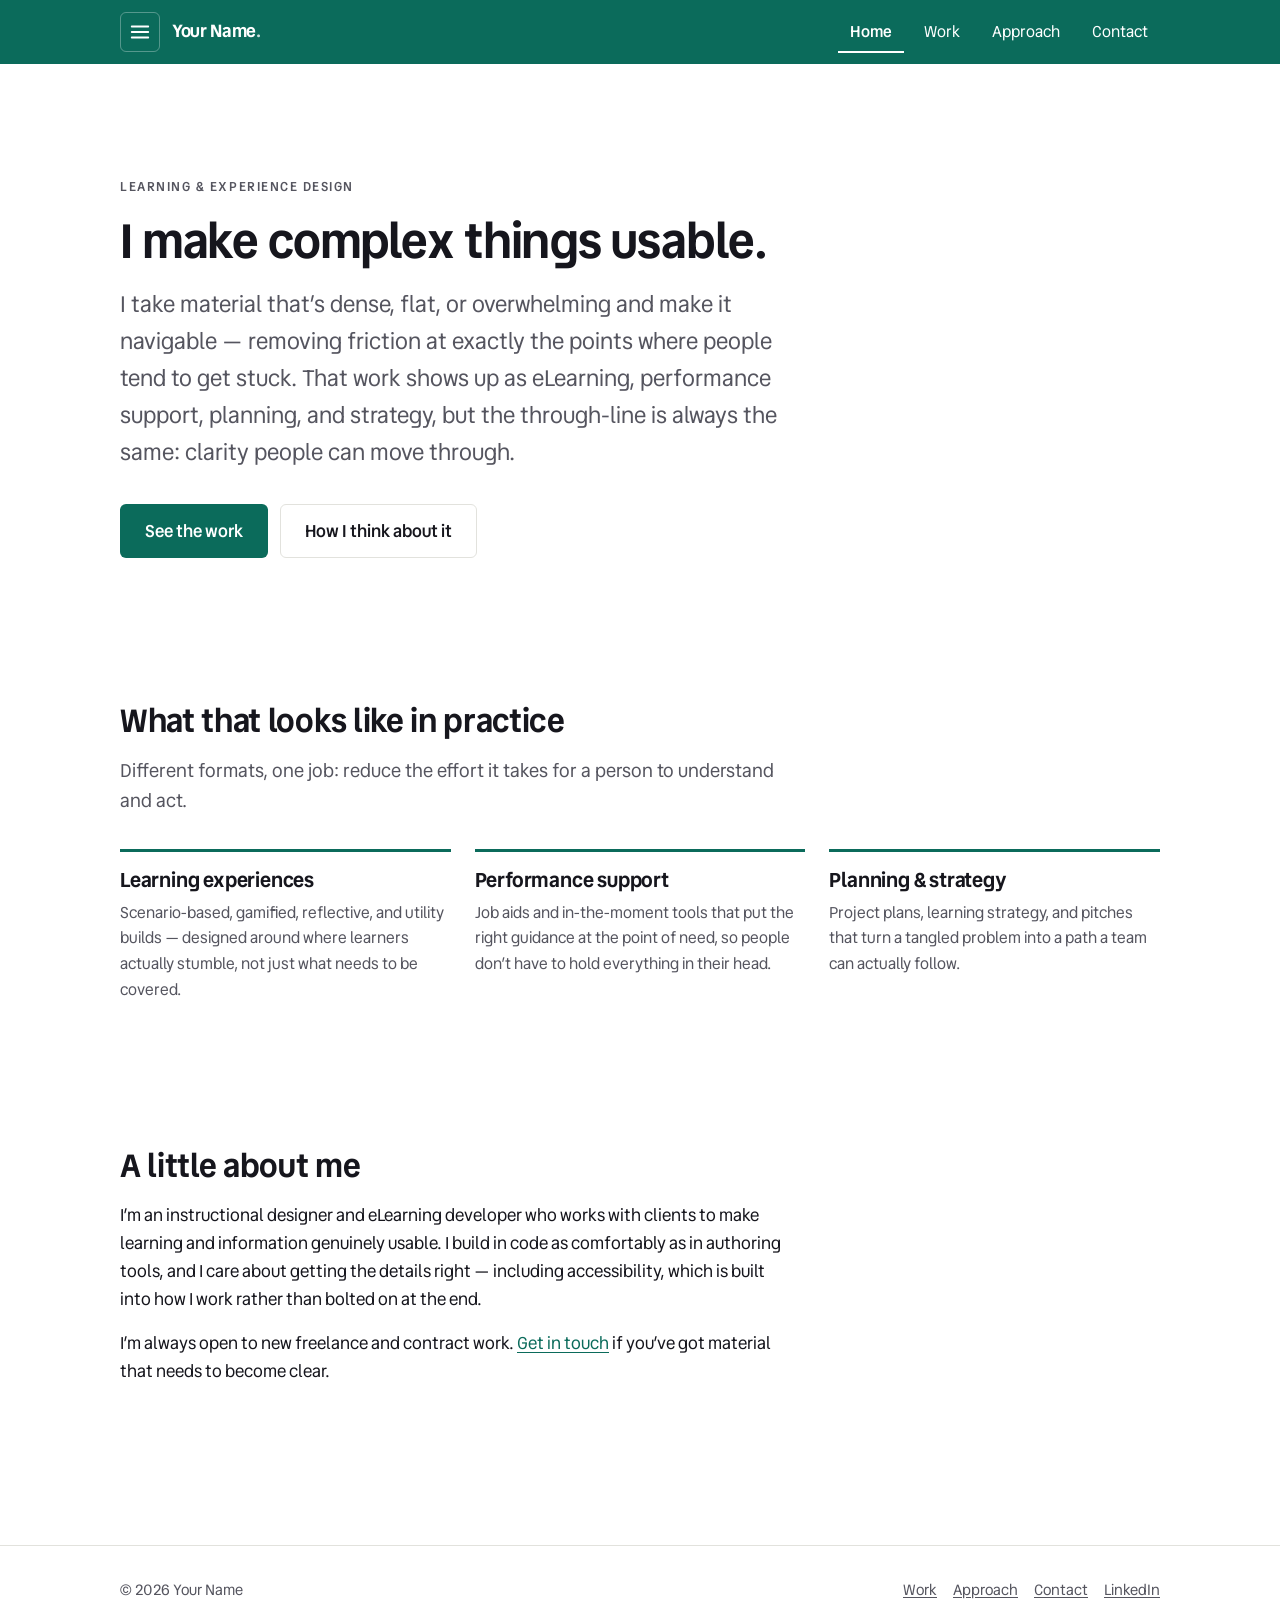
<file: index.html>
<!DOCTYPE html>
<html lang="en">
<head>
  <meta charset="utf-8">
  <meta name="viewport" content="width=device-width, initial-scale=1">
  <title>Your Name — Learning &amp; experience design</title>
  <meta name="description" content="I design experiences and systems that make complex material navigable — removing friction exactly where people get stuck. Learning design, performance support, and strategy.">
  <link rel="icon" href="assets/favicon.svg" type="image/svg+xml">
  <link rel="canonical" href="https://mcroney531-ctrl.github.io/Portfolio/">
  <!-- Open Graph -->
  <meta property="og:type" content="website">
  <meta property="og:title" content="Your Name — Learning &amp; experience design">
  <meta property="og:description" content="I make complex material navigable — removing friction exactly where people get stuck.">
  <meta property="og:url" content="https://mcroney531-ctrl.github.io/Portfolio/">
  <link rel="stylesheet" href="assets/css/styles.css">
</head>
<body>
  <a class="skip-link" href="#main">Skip to content</a>

  <!-- ===== SHARED NAV — keep this block identical across all pages =====
       (only the aria-current attribute changes to mark the active page) -->
  <header class="site-header">
    <div class="container site-header__inner">
      <div class="site-header__left">
        <button class="menu-toggle" type="button" aria-controls="site-sidebar" aria-expanded="false" hidden>
          <svg width="22" height="22" viewBox="0 0 24 24" aria-hidden="true" focusable="false"><path d="M3 6h18M3 12h18M3 18h18" fill="none" stroke="currentColor" stroke-width="2" stroke-linecap="round"/></svg>
          <span class="visually-hidden">Open menu</span>
        </button>
        <a class="brand" href="index.html">Your&nbsp;Name<span class="brand__mark">.</span></a>
      </div>
      <nav class="site-nav" aria-label="Primary">
        <ul>
          <li><a href="index.html" aria-current="page">Home</a></li>
          <li><a href="work.html">Work</a></li>
          <li><a href="approach.html">Approach</a></li>
          <li><a href="contact.html">Contact</a></li>
        </ul>
      </nav>
    </div>
  </header>
  <!-- ===== /SHARED NAV ===== -->

  <!-- ===== SECONDARY SIDEBAR (off-canvas) — mechanism only for now.
       Add links inside .sidebar__nav when ready. Identical on every page. -->
  <div class="sidebar-overlay" data-sidebar-overlay hidden></div>
  <aside class="sidebar" id="site-sidebar" aria-label="Secondary navigation" aria-hidden="true">
    <div class="sidebar__head">
      <p class="sidebar__title">Menu</p>
      <button class="sidebar__close" type="button" data-sidebar-close>
        <span aria-hidden="true">&times;</span>
        <span class="visually-hidden">Close menu</span>
      </button>
    </div>
    <nav class="sidebar__nav" aria-label="Secondary">
      <!-- Add secondary links here later, e.g.:
      <ul>
        <li><a href="work.html">Work</a></li>
      </ul>
      -->
      <p class="sidebar__placeholder">More to come.</p>
    </nav>
  </aside>
  <!-- ===== /SECONDARY SIDEBAR ===== -->

  <main id="main">
    <section class="hero">
      <div class="container">
        <p class="hero__eyebrow">Learning &amp; experience design</p>
        <h1>I make complex things usable.</h1>
        <p class="hero__lede">
          I take material that&rsquo;s dense, flat, or overwhelming and make it
          navigable &mdash; removing friction at exactly the points where people
          tend to get stuck. That work shows up as eLearning, performance
          support, planning, and strategy, but the through-line is always the
          same: clarity people can move through.
        </p>
        <div class="btn-row">
          <a class="btn btn--primary" href="work.html">See the work</a>
          <a class="btn btn--ghost" href="approach.html">How I think about it</a>
        </div>
      </div>
    </section>

    <section class="section" aria-labelledby="what-i-do">
      <div class="container">
        <h2 id="what-i-do">What that looks like in practice</h2>
        <p class="lede">
          Different formats, one job: reduce the effort it takes for a person to
          understand and act.
        </p>
        <div class="feature-grid">
          <article class="feature">
            <h3>Learning experiences</h3>
            <p>
              Scenario-based, gamified, reflective, and utility builds &mdash;
              designed around where learners actually stumble, not just what
              needs to be covered.
            </p>
          </article>
          <article class="feature">
            <h3>Performance support</h3>
            <p>
              Job aids and in-the-moment tools that put the right guidance at the
              point of need, so people don&rsquo;t have to hold everything in
              their head.
            </p>
          </article>
          <article class="feature">
            <h3>Planning &amp; strategy</h3>
            <p>
              Project plans, learning strategy, and pitches that turn a tangled
              problem into a path a team can actually follow.
            </p>
          </article>
        </div>
      </div>
    </section>

    <section class="section" aria-labelledby="about-short">
      <div class="container">
        <div class="prose">
          <h2 id="about-short">A little about me</h2>
          <p>
            I&rsquo;m an instructional designer and eLearning developer who works
            with clients to make learning and information genuinely usable. I
            build in code as comfortably as in authoring tools, and I care about
            getting the details right &mdash; including accessibility, which is
            built into how I work rather than bolted on at the end.
          </p>
          <p>
            I&rsquo;m always open to new freelance and contract work.
            <a href="contact.html">Get in touch</a> if you&rsquo;ve got material
            that needs to become clear.
          </p>
        </div>
      </div>
    </section>
  </main>

  <!-- ===== SHARED FOOTER — keep identical across pages ===== -->
  <footer class="site-footer">
    <div class="container site-footer__inner">
      <p style="margin:0;">&copy; <span id="year">2026</span> Your Name</p>
      <ul>
        <li><a href="work.html">Work</a></li>
        <li><a href="approach.html">Approach</a></li>
        <li><a href="contact.html">Contact</a></li>
        <!-- Add your LinkedIn URL here when ready -->
        <li><a href="#" rel="me">LinkedIn</a></li>
      </ul>
    </div>
  </footer>
  <!-- ===== /SHARED FOOTER ===== -->

  <script src="assets/js/site.js" defer></script>
</body>
</html>
</file>
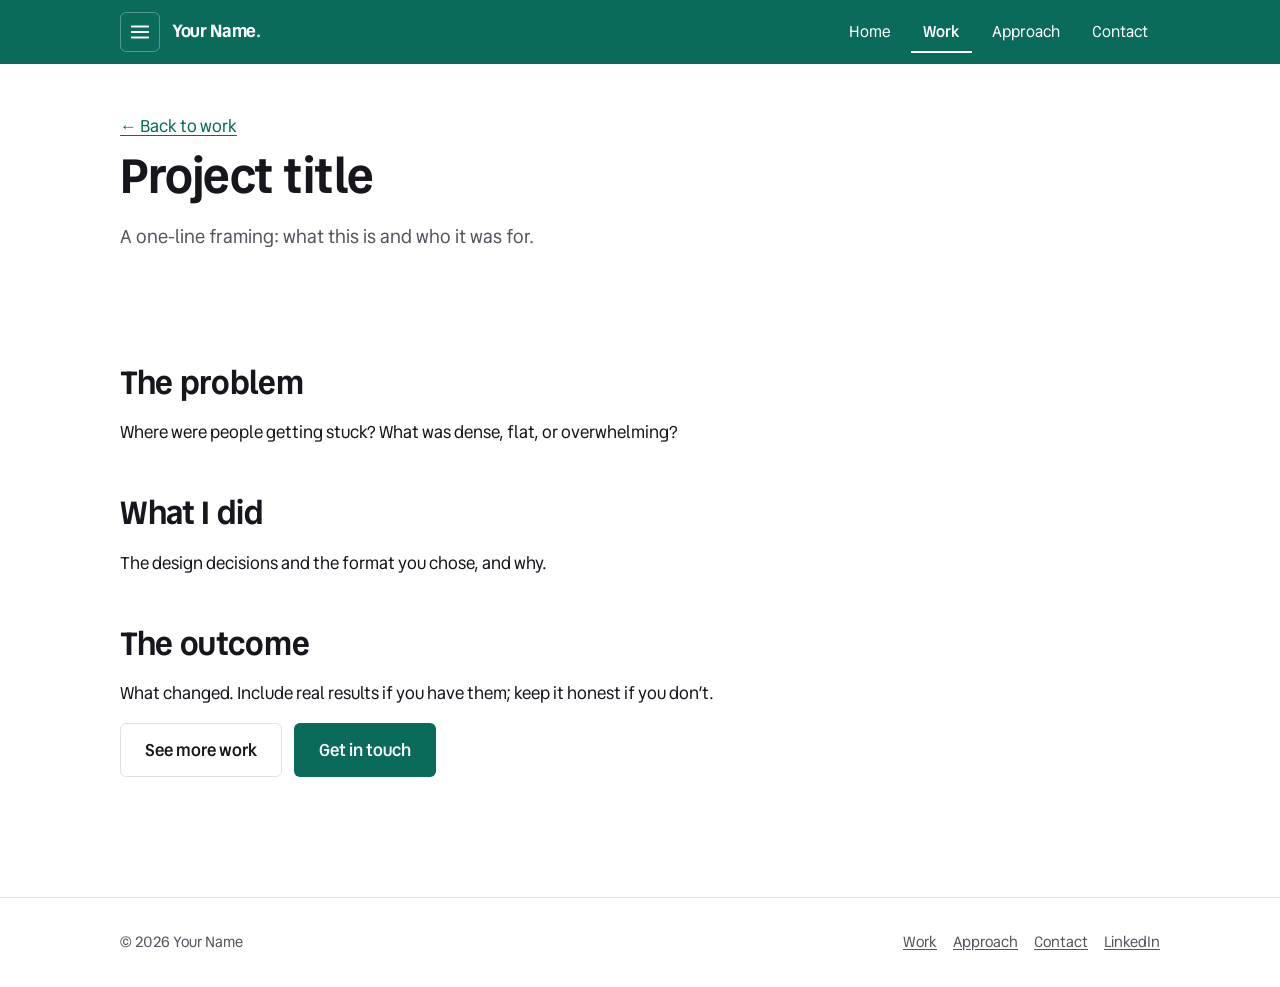
<file: projects/_template/index.html>
<!DOCTYPE html>
<html lang="en">
<head>
  <meta charset="utf-8">
  <meta name="viewport" content="width=device-width, initial-scale=1">
  <!-- Replace TITLE and description for this specific project. -->
  <title>Project title — Your Name</title>
  <meta name="description" content="One-sentence summary of this project.">
  <!-- NOTE: this page lives two levels deep (projects/<slug>/), so every link
       back to the shell uses ../../ — this is the ONLY place that pattern is
       needed, which is exactly what keeps projects decoupled from the shell. -->
  <link rel="icon" href="../../assets/favicon.svg" type="image/svg+xml">
  <link rel="stylesheet" href="../../assets/css/styles.css">
</head>
<body>
  <a class="skip-link" href="#main">Skip to content</a>

  <!-- ===== SHARED NAV (paths are ../../ here because we're two levels deep) -->
  <header class="site-header">
    <div class="container site-header__inner">
      <div class="site-header__left">
        <button class="menu-toggle" type="button" aria-controls="site-sidebar" aria-expanded="false" hidden>
          <svg width="22" height="22" viewBox="0 0 24 24" aria-hidden="true" focusable="false"><path d="M3 6h18M3 12h18M3 18h18" fill="none" stroke="currentColor" stroke-width="2" stroke-linecap="round"/></svg>
          <span class="visually-hidden">Open menu</span>
        </button>
        <a class="brand" href="../../index.html">Your&nbsp;Name<span class="brand__mark">.</span></a>
      </div>
      <nav class="site-nav" aria-label="Primary">
        <ul>
          <li><a href="../../index.html">Home</a></li>
          <li><a href="../../work.html" aria-current="page">Work</a></li>
          <li><a href="../../approach.html">Approach</a></li>
          <li><a href="../../contact.html">Contact</a></li>
        </ul>
      </nav>
    </div>
  </header>
  <!-- ===== /SHARED NAV ===== -->

  <!-- ===== SECONDARY SIDEBAR (off-canvas) — mechanism only for now. -->
  <div class="sidebar-overlay" data-sidebar-overlay hidden></div>
  <aside class="sidebar" id="site-sidebar" aria-label="Secondary navigation" aria-hidden="true">
    <div class="sidebar__head">
      <p class="sidebar__title">Menu</p>
      <button class="sidebar__close" type="button" data-sidebar-close>
        <span aria-hidden="true">&times;</span>
        <span class="visually-hidden">Close menu</span>
      </button>
    </div>
    <nav class="sidebar__nav" aria-label="Secondary">
      <p class="sidebar__placeholder">More to come.</p>
    </nav>
  </aside>
  <!-- ===== /SECONDARY SIDEBAR ===== -->

  <main id="main">
    <section class="section--tight">
      <div class="container">
        <p style="margin-bottom:0.5rem;"><a href="../../work.html">&larr; Back to work</a></p>
        <h1>Project title</h1>
        <p class="lede">A one-line framing: what this is and who it was for.</p>
      </div>
    </section>

    <section class="section--tight">
      <div class="container">
        <div class="prose stack">
          <h2>The problem</h2>
          <p>Where were people getting stuck? What was dense, flat, or overwhelming?</p>

          <h2>What I did</h2>
          <p>The design decisions and the format you chose, and why.</p>

          <h2>The outcome</h2>
          <p>What changed. Include real results if you have them; keep it honest if you don&rsquo;t.</p>

          <!-- Embed builds, images (with real alt text), or video as needed.
               Example:
               <img src="screenshot.png" alt="Describe what the screenshot shows, not 'screenshot'.">
          -->

          <div class="btn-row">
            <a class="btn btn--ghost" href="../../work.html">See more work</a>
            <a class="btn btn--primary" href="../../contact.html">Get in touch</a>
          </div>
        </div>
      </div>
    </section>
  </main>

  <!-- ===== SHARED FOOTER ===== -->
  <footer class="site-footer">
    <div class="container site-footer__inner">
      <p style="margin:0;">&copy; <span id="year">2026</span> Your Name</p>
      <ul>
        <li><a href="../../work.html">Work</a></li>
        <li><a href="../../approach.html">Approach</a></li>
        <li><a href="../../contact.html">Contact</a></li>
        <li><a href="#" rel="me">LinkedIn</a></li>
      </ul>
    </div>
  </footer>
  <!-- ===== /SHARED FOOTER ===== -->

  <script src="../../assets/js/site.js" defer></script>
</body>
</html>
</file>
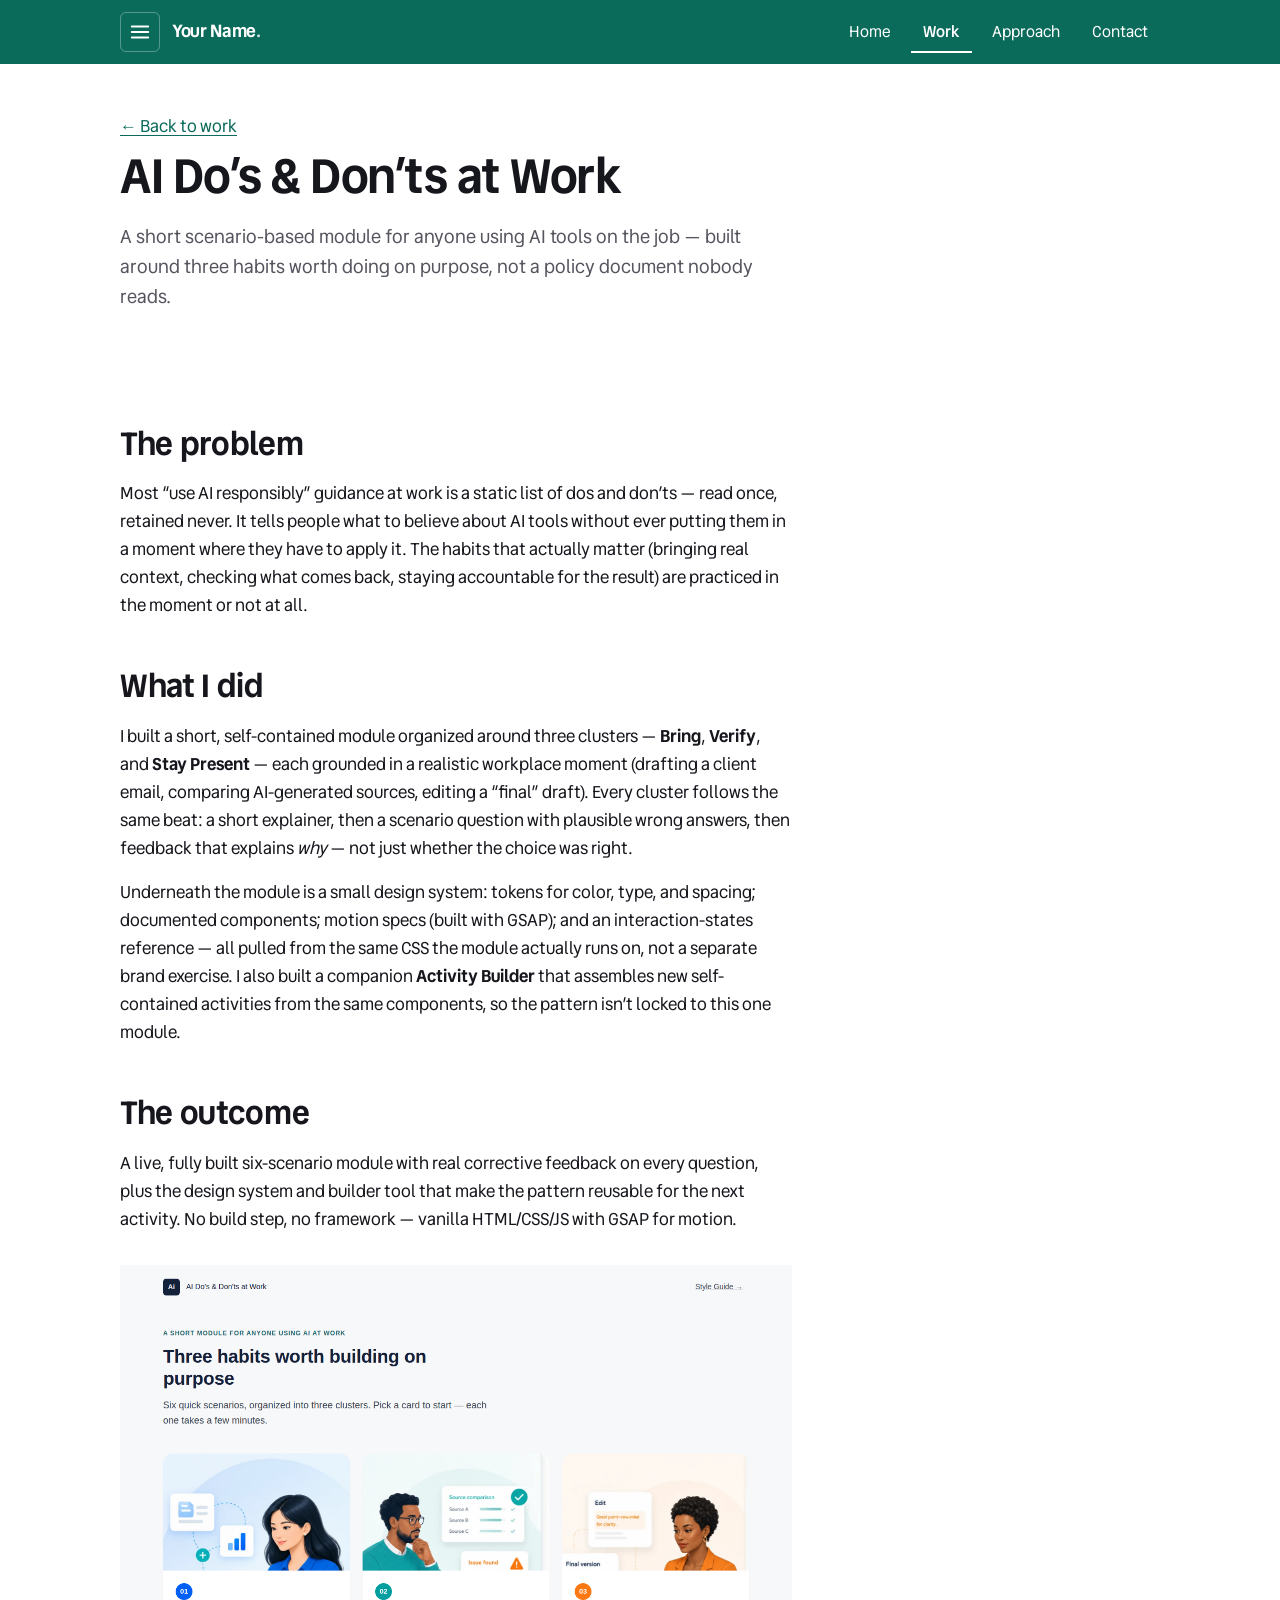
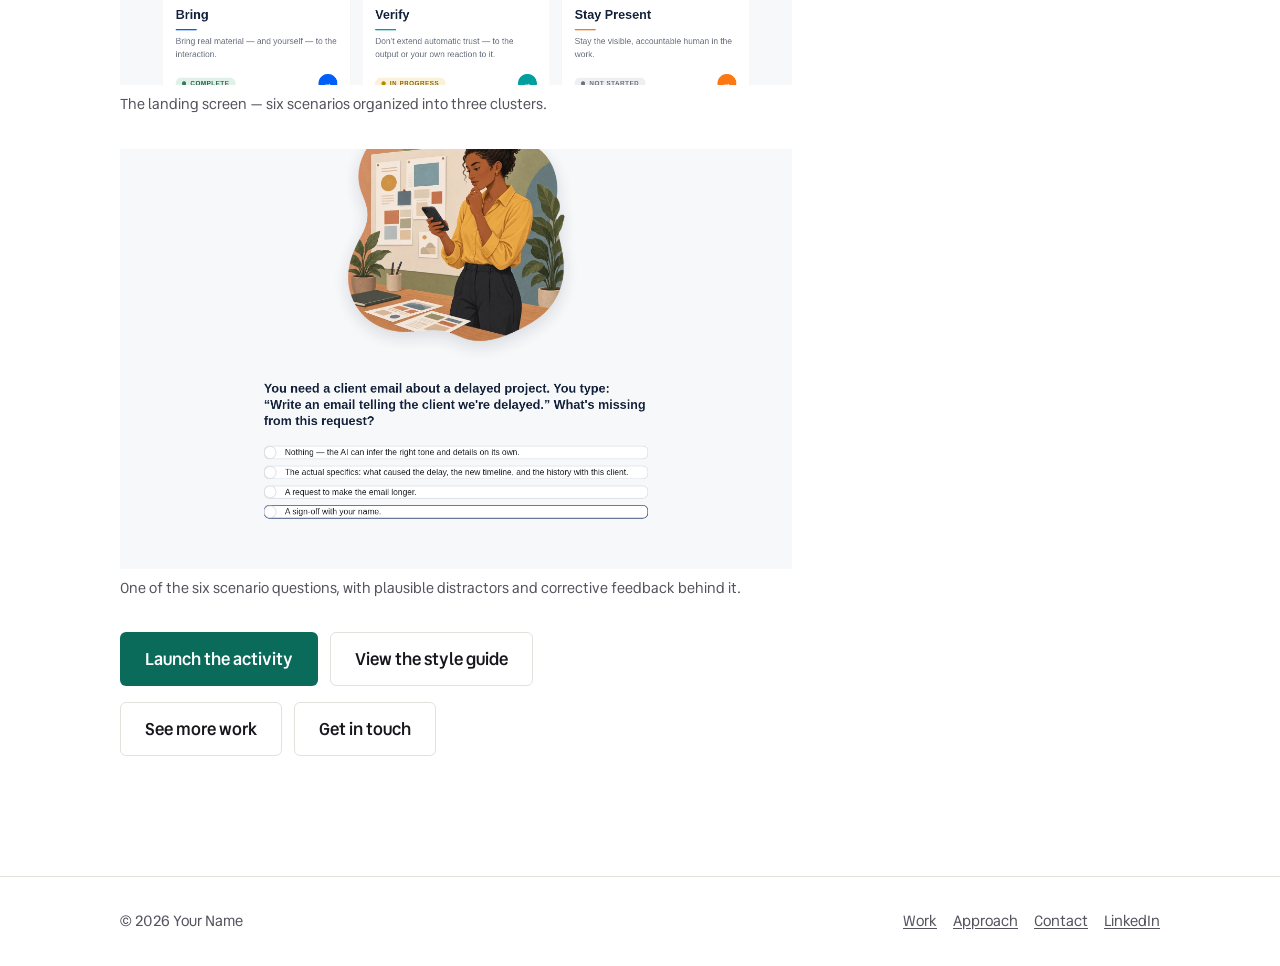
<file: projects/ai-dos-and-donts-at-work/index.html>
<!DOCTYPE html>
<html lang="en">
<head>
  <meta charset="utf-8">
  <meta name="viewport" content="width=device-width, initial-scale=1">
  <title>AI Do&rsquo;s &amp; Don&rsquo;ts at Work — Your Name</title>
  <meta name="description" content="A scenario-based workplace module on using AI well: bring real context, verify the output, stay present in the work — built with its own design system and a reusable activity builder.">
  <!-- NOTE: this page lives two levels deep (projects/<slug>/), so every link
       back to the shell uses ../../ — this is the ONLY place that pattern is
       needed, which is exactly what keeps projects decoupled from the shell. -->
  <link rel="icon" href="../../assets/favicon.svg" type="image/svg+xml">
  <link rel="stylesheet" href="../../assets/css/styles.css">
</head>
<body>
  <a class="skip-link" href="#main">Skip to content</a>

  <!-- ===== SHARED NAV (paths are ../../ here because we're two levels deep) -->
  <header class="site-header">
    <div class="container site-header__inner">
      <div class="site-header__left">
        <button class="menu-toggle" type="button" aria-controls="site-sidebar" aria-expanded="false" hidden>
          <svg width="22" height="22" viewBox="0 0 24 24" aria-hidden="true" focusable="false"><path d="M3 6h18M3 12h18M3 18h18" fill="none" stroke="currentColor" stroke-width="2" stroke-linecap="round"/></svg>
          <span class="visually-hidden">Open menu</span>
        </button>
        <a class="brand" href="../../index.html">Your&nbsp;Name<span class="brand__mark">.</span></a>
      </div>
      <nav class="site-nav" aria-label="Primary">
        <ul>
          <li><a href="../../index.html">Home</a></li>
          <li><a href="../../work.html" aria-current="page">Work</a></li>
          <li><a href="../../approach.html">Approach</a></li>
          <li><a href="../../contact.html">Contact</a></li>
        </ul>
      </nav>
    </div>
  </header>
  <!-- ===== /SHARED NAV ===== -->

  <!-- ===== SECONDARY SIDEBAR (off-canvas) — mechanism only for now. -->
  <div class="sidebar-overlay" data-sidebar-overlay hidden></div>
  <aside class="sidebar" id="site-sidebar" aria-label="Secondary navigation" aria-hidden="true">
    <div class="sidebar__head">
      <p class="sidebar__title">Menu</p>
      <button class="sidebar__close" type="button" data-sidebar-close>
        <span aria-hidden="true">&times;</span>
        <span class="visually-hidden">Close menu</span>
      </button>
    </div>
    <nav class="sidebar__nav" aria-label="Secondary">
      <p class="sidebar__placeholder">More to come.</p>
    </nav>
  </aside>
  <!-- ===== /SECONDARY SIDEBAR ===== -->

  <main id="main">
    <section class="section--tight">
      <div class="container">
        <p style="margin-bottom:0.5rem;"><a href="../../work.html">&larr; Back to work</a></p>
        <h1>AI Do&rsquo;s &amp; Don&rsquo;ts at Work</h1>
        <p class="lede">
          A short scenario-based module for anyone using AI tools on the job
          &mdash; built around three habits worth doing on purpose, not a
          policy document nobody reads.
        </p>
      </div>
    </section>

    <section class="section--tight">
      <div class="container">
        <div class="prose stack">
          <h2>The problem</h2>
          <p>
            Most &ldquo;use AI responsibly&rdquo; guidance at work is a static
            list of dos and don&rsquo;ts &mdash; read once, retained never. It
            tells people what to believe about AI tools without ever putting
            them in a moment where they have to apply it. The habits that
            actually matter (bringing real context, checking what comes back,
            staying accountable for the result) are practiced in the moment or
            not at all.
          </p>

          <h2>What I did</h2>
          <p>
            I built a short, self-contained module organized around three
            clusters &mdash; <strong>Bring</strong>, <strong>Verify</strong>,
            and <strong>Stay Present</strong> &mdash; each grounded in a
            realistic workplace moment (drafting a client email, comparing
            AI-generated sources, editing a &ldquo;final&rdquo; draft). Every
            cluster follows the same beat: a short explainer, then a scenario
            question with plausible wrong answers, then feedback that explains
            <em>why</em> &mdash; not just whether the choice was right.
          </p>
          <p>
            Underneath the module is a small design system: tokens for color,
            type, and spacing; documented components; motion specs (built
            with GSAP); and an interaction-states reference &mdash; all pulled
            from the same CSS the module actually runs on, not a separate
            brand exercise. I also built a companion <strong>Activity
            Builder</strong> that assembles new self-contained activities from
            the same components, so the pattern isn&rsquo;t locked to this one
            module.
          </p>

          <h2>The outcome</h2>
          <p>
            A live, fully built six-scenario module with real corrective
            feedback on every question, plus the design system and builder
            tool that make the pattern reusable for the next activity. No
            build step, no framework &mdash; vanilla HTML/CSS/JS with GSAP for
            motion.
          </p>

          <figure style="margin: var(--space-6) 0;">
            <img src="assets/landing.png" alt="Landing screen of the AI Do's & Don'ts at Work module, showing three illustrated cards for the Bring, Verify, and Stay Present clusters with progress badges.">
            <figcaption style="color: var(--muted); font-size: 0.9rem; margin-top: var(--space-2);">
              The landing screen &mdash; six scenarios organized into three clusters.
            </figcaption>
          </figure>

          <figure style="margin: var(--space-6) 0;">
            <img src="assets/scenario.png" alt="A scenario question asking what's missing from a vague AI prompt about a delayed client email, with four multiple-choice options.">
            <figcaption style="color: var(--muted); font-size: 0.9rem; margin-top: var(--space-2);">
              One of the six scenario questions, with plausible distractors and corrective feedback behind it.
            </figcaption>
          </figure>

          <div class="btn-row">
            <a class="btn btn--primary" href="https://mcroney531-ctrl.github.io/ELC564-StyleGuide/" target="_blank" rel="noopener">Launch the activity</a>
            <a class="btn btn--ghost" href="https://mcroney531-ctrl.github.io/ELC564-StyleGuide/style-guide.html" target="_blank" rel="noopener">View the style guide</a>
          </div>
          <div class="btn-row">
            <a class="btn btn--ghost" href="../../work.html">See more work</a>
            <a class="btn btn--ghost" href="../../contact.html">Get in touch</a>
          </div>
        </div>
      </div>
    </section>
  </main>

  <!-- ===== SHARED FOOTER ===== -->
  <footer class="site-footer">
    <div class="container site-footer__inner">
      <p style="margin:0;">&copy; <span id="year">2026</span> Your Name</p>
      <ul>
        <li><a href="../../work.html">Work</a></li>
        <li><a href="../../approach.html">Approach</a></li>
        <li><a href="../../contact.html">Contact</a></li>
        <li><a href="#" rel="me">LinkedIn</a></li>
      </ul>
    </div>
  </footer>
  <!-- ===== /SHARED FOOTER ===== -->

  <script src="../../assets/js/site.js" defer></script>
</body>
</html>
</file>
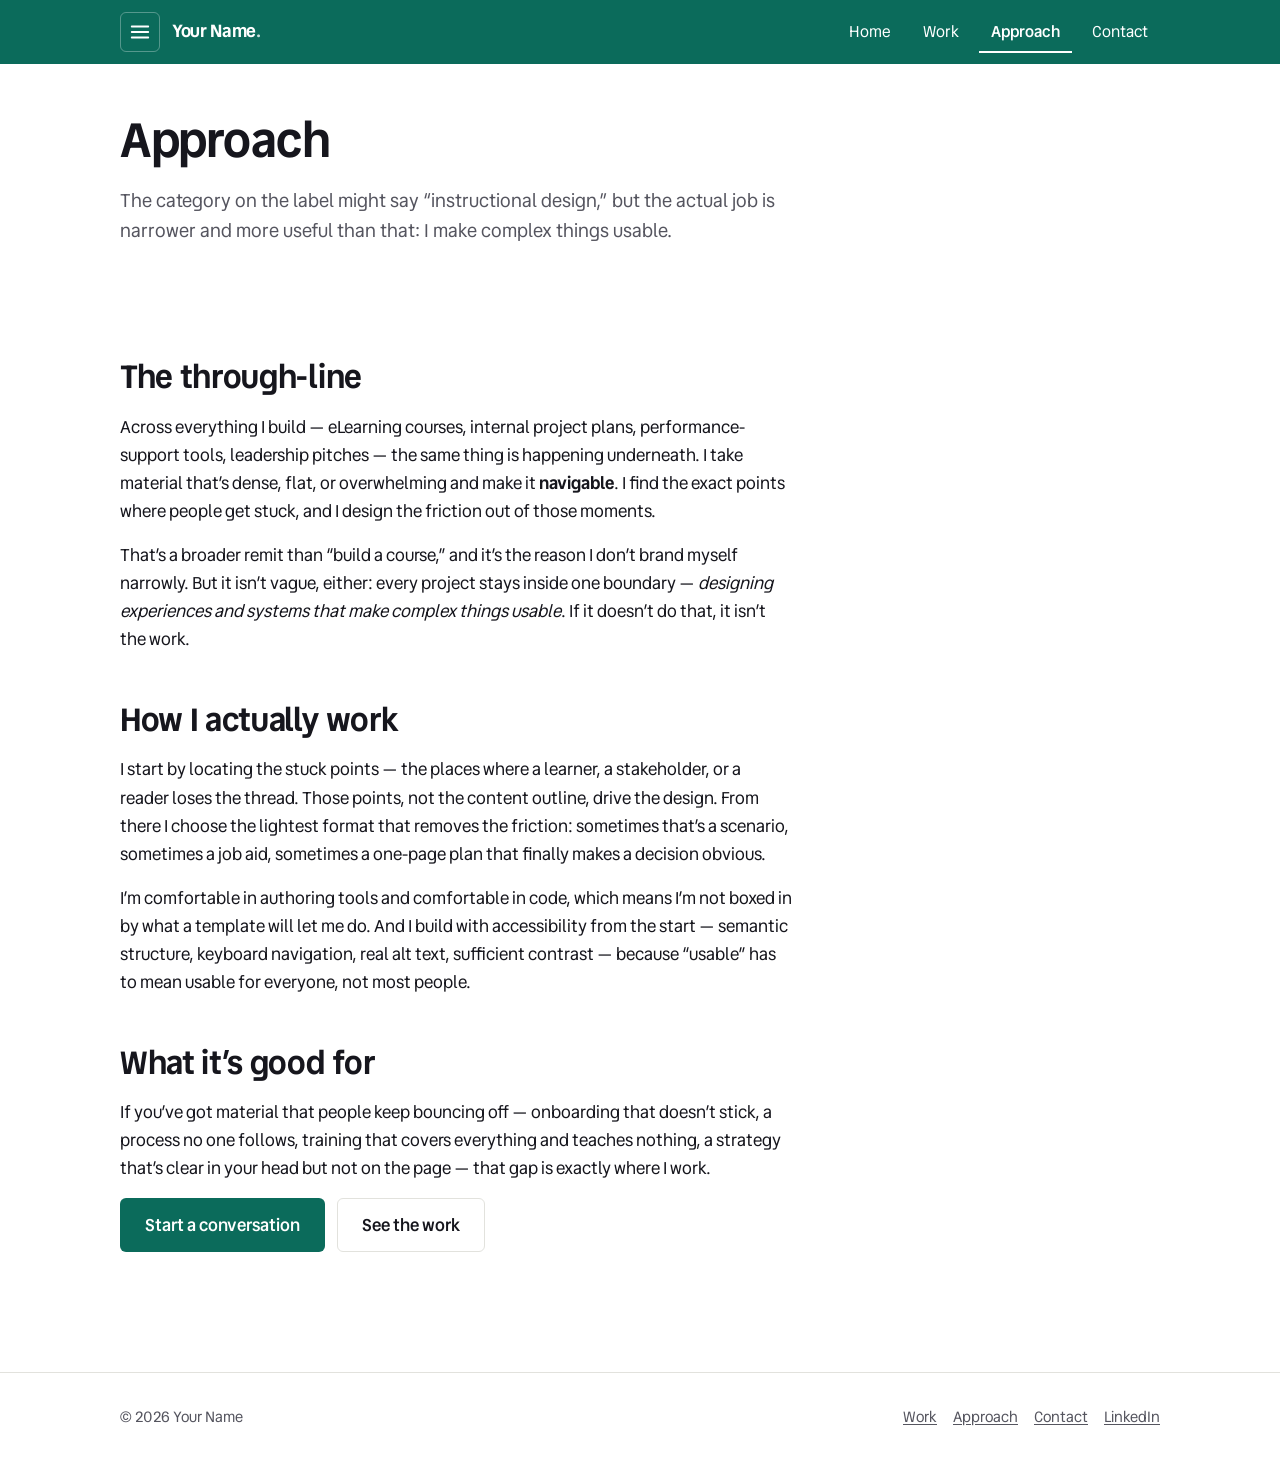
<file: approach.html>
<!DOCTYPE html>
<html lang="en">
<head>
  <meta charset="utf-8">
  <meta name="viewport" content="width=device-width, initial-scale=1">
  <title>Approach — Your Name</title>
  <meta name="description" content="How I work: I take dense, flat, or overwhelming material and make it navigable — designing around the exact points where people get stuck.">
  <link rel="icon" href="assets/favicon.svg" type="image/svg+xml">
  <link rel="canonical" href="https://mcroney531-ctrl.github.io/Portfolio/approach.html">
  <link rel="stylesheet" href="assets/css/styles.css">
</head>
<body>
  <a class="skip-link" href="#main">Skip to content</a>

  <!-- ===== SHARED NAV — keep this block identical across all pages ===== -->
  <header class="site-header">
    <div class="container site-header__inner">
      <div class="site-header__left">
        <button class="menu-toggle" type="button" aria-controls="site-sidebar" aria-expanded="false" hidden>
          <svg width="22" height="22" viewBox="0 0 24 24" aria-hidden="true" focusable="false"><path d="M3 6h18M3 12h18M3 18h18" fill="none" stroke="currentColor" stroke-width="2" stroke-linecap="round"/></svg>
          <span class="visually-hidden">Open menu</span>
        </button>
        <a class="brand" href="index.html">Your&nbsp;Name<span class="brand__mark">.</span></a>
      </div>
      <nav class="site-nav" aria-label="Primary">
        <ul>
          <li><a href="index.html">Home</a></li>
          <li><a href="work.html">Work</a></li>
          <li><a href="approach.html" aria-current="page">Approach</a></li>
          <li><a href="contact.html">Contact</a></li>
        </ul>
      </nav>
    </div>
  </header>
  <!-- ===== /SHARED NAV ===== -->

  <!-- ===== SECONDARY SIDEBAR (off-canvas) — mechanism only for now.
       Add links inside .sidebar__nav when ready. Identical on every page. -->
  <div class="sidebar-overlay" data-sidebar-overlay hidden></div>
  <aside class="sidebar" id="site-sidebar" aria-label="Secondary navigation" aria-hidden="true">
    <div class="sidebar__head">
      <p class="sidebar__title">Menu</p>
      <button class="sidebar__close" type="button" data-sidebar-close>
        <span aria-hidden="true">&times;</span>
        <span class="visually-hidden">Close menu</span>
      </button>
    </div>
    <nav class="sidebar__nav" aria-label="Secondary">
      <!-- Add secondary links here later, e.g.:
      <ul>
        <li><a href="work.html">Work</a></li>
      </ul>
      -->
      <p class="sidebar__placeholder">More to come.</p>
    </nav>
  </aside>
  <!-- ===== /SECONDARY SIDEBAR ===== -->

  <main id="main">
    <section class="section--tight">
      <div class="container">
        <h1>Approach</h1>
        <p class="lede">
          The category on the label might say &ldquo;instructional design,&rdquo;
          but the actual job is narrower and more useful than that: I make
          complex things usable.
        </p>
      </div>
    </section>

    <section class="section--tight">
      <div class="container">
        <div class="prose stack">
          <h2>The through-line</h2>
          <p>
            Across everything I build &mdash; eLearning courses, internal project
            plans, performance-support tools, leadership pitches &mdash; the same
            thing is happening underneath. I take material that&rsquo;s dense,
            flat, or overwhelming and make it <strong>navigable</strong>. I find
            the exact points where people get stuck, and I design the friction
            out of those moments.
          </p>
          <p>
            That&rsquo;s a broader remit than &ldquo;build a course,&rdquo; and
            it&rsquo;s the reason I don&rsquo;t brand myself narrowly. But it
            isn&rsquo;t vague, either: every project stays inside one boundary
            &mdash; <em>designing experiences and systems that make complex
            things usable</em>. If it doesn&rsquo;t do that, it isn&rsquo;t the
            work.
          </p>

          <h2>How I actually work</h2>
          <p>
            I start by locating the stuck points &mdash; the places where a
            learner, a stakeholder, or a reader loses the thread. Those points,
            not the content outline, drive the design. From there I choose the
            lightest format that removes the friction: sometimes that&rsquo;s a
            scenario, sometimes a job aid, sometimes a one-page plan that finally
            makes a decision obvious.
          </p>
          <p>
            I&rsquo;m comfortable in authoring tools and comfortable in code,
            which means I&rsquo;m not boxed in by what a template will let me do.
            And I build with accessibility from the start &mdash; semantic
            structure, keyboard navigation, real alt text, sufficient contrast
            &mdash; because &ldquo;usable&rdquo; has to mean usable for everyone,
            not most people.
          </p>

          <h2>What it&rsquo;s good for</h2>
          <p>
            If you&rsquo;ve got material that people keep bouncing off &mdash;
            onboarding that doesn&rsquo;t stick, a process no one follows,
            training that covers everything and teaches nothing, a strategy
            that&rsquo;s clear in your head but not on the page &mdash; that gap
            is exactly where I work.
          </p>
          <div class="btn-row">
            <a class="btn btn--primary" href="contact.html">Start a conversation</a>
            <a class="btn btn--ghost" href="work.html">See the work</a>
          </div>
        </div>
      </div>
    </section>
  </main>

  <!-- ===== SHARED FOOTER — keep identical across pages ===== -->
  <footer class="site-footer">
    <div class="container site-footer__inner">
      <p style="margin:0;">&copy; <span id="year">2026</span> Your Name</p>
      <ul>
        <li><a href="work.html">Work</a></li>
        <li><a href="approach.html">Approach</a></li>
        <li><a href="contact.html">Contact</a></li>
        <li><a href="#" rel="me">LinkedIn</a></li>
      </ul>
    </div>
  </footer>
  <!-- ===== /SHARED FOOTER ===== -->

  <script src="assets/js/site.js" defer></script>
</body>
</html>
</file>
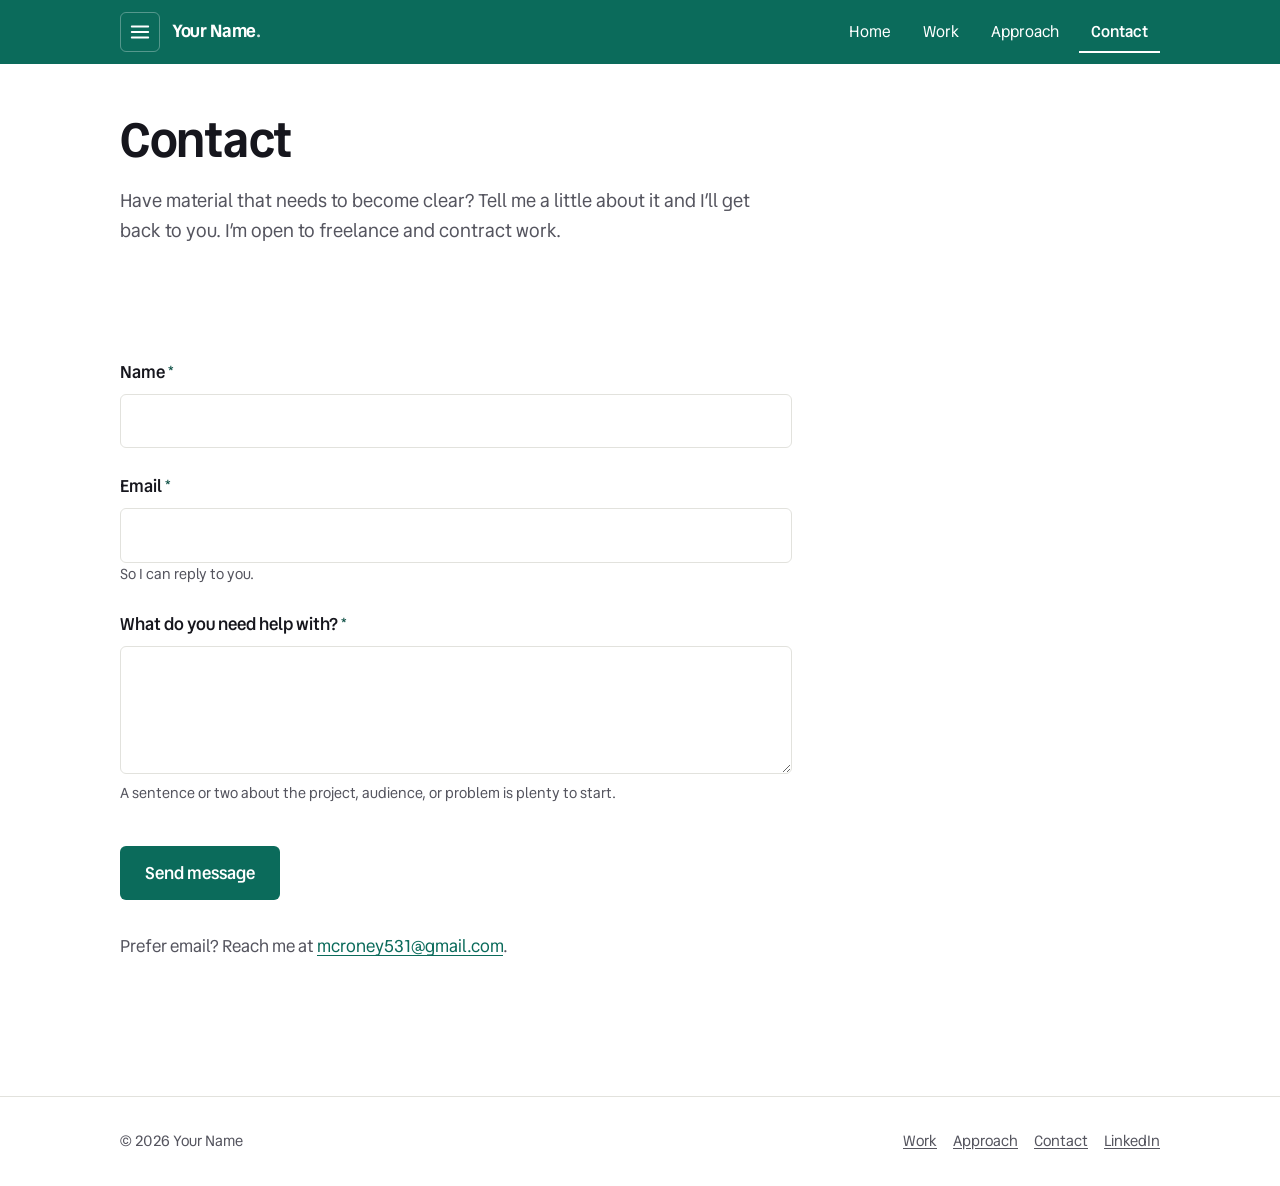
<file: contact.html>
<!DOCTYPE html>
<html lang="en">
<head>
  <meta charset="utf-8">
  <meta name="viewport" content="width=device-width, initial-scale=1">
  <title>Contact — Your Name</title>
  <meta name="description" content="Get in touch about freelance and contract learning design, performance support, and strategy work.">
  <link rel="icon" href="assets/favicon.svg" type="image/svg+xml">
  <link rel="canonical" href="https://mcroney531-ctrl.github.io/Portfolio/contact.html">
  <link rel="stylesheet" href="assets/css/styles.css">
</head>
<body>
  <a class="skip-link" href="#main">Skip to content</a>

  <!-- ===== SHARED NAV — keep this block identical across all pages ===== -->
  <header class="site-header">
    <div class="container site-header__inner">
      <div class="site-header__left">
        <button class="menu-toggle" type="button" aria-controls="site-sidebar" aria-expanded="false" hidden>
          <svg width="22" height="22" viewBox="0 0 24 24" aria-hidden="true" focusable="false"><path d="M3 6h18M3 12h18M3 18h18" fill="none" stroke="currentColor" stroke-width="2" stroke-linecap="round"/></svg>
          <span class="visually-hidden">Open menu</span>
        </button>
        <a class="brand" href="index.html">Your&nbsp;Name<span class="brand__mark">.</span></a>
      </div>
      <nav class="site-nav" aria-label="Primary">
        <ul>
          <li><a href="index.html">Home</a></li>
          <li><a href="work.html">Work</a></li>
          <li><a href="approach.html">Approach</a></li>
          <li><a href="contact.html" aria-current="page">Contact</a></li>
        </ul>
      </nav>
    </div>
  </header>
  <!-- ===== /SHARED NAV ===== -->

  <!-- ===== SECONDARY SIDEBAR (off-canvas) — mechanism only for now.
       Add links inside .sidebar__nav when ready. Identical on every page. -->
  <div class="sidebar-overlay" data-sidebar-overlay hidden></div>
  <aside class="sidebar" id="site-sidebar" aria-label="Secondary navigation" aria-hidden="true">
    <div class="sidebar__head">
      <p class="sidebar__title">Menu</p>
      <button class="sidebar__close" type="button" data-sidebar-close>
        <span aria-hidden="true">&times;</span>
        <span class="visually-hidden">Close menu</span>
      </button>
    </div>
    <nav class="sidebar__nav" aria-label="Secondary">
      <!-- Add secondary links here later, e.g.:
      <ul>
        <li><a href="work.html">Work</a></li>
      </ul>
      -->
      <p class="sidebar__placeholder">More to come.</p>
    </nav>
  </aside>
  <!-- ===== /SECONDARY SIDEBAR ===== -->

  <main id="main">
    <section class="section--tight">
      <div class="container">
        <h1>Contact</h1>
        <p class="lede">
          Have material that needs to become clear? Tell me a little about it and
          I&rsquo;ll get back to you. I&rsquo;m open to freelance and contract
          work.
        </p>
      </div>
    </section>

    <section class="section--tight">
      <div class="container">
        <!-- ============================================================
             FORMSPREE SETUP
             1. Create a form at https://formspree.io and copy its endpoint.
             2. Replace YOUR_FORM_ID below with your real form ID.
             Until then the form will not deliver messages.
             ============================================================ -->
        <form class="form stack"
              action="https://formspree.io/f/YOUR_FORM_ID"
              method="POST">

          <div class="field">
            <label for="name">
              Name <span class="required-mark" aria-hidden="true">*</span>
            </label>
            <input type="text" id="name" name="name" autocomplete="name" required>
          </div>

          <div class="field">
            <label for="email">
              Email <span class="required-mark" aria-hidden="true">*</span>
            </label>
            <input type="email" id="email" name="email" autocomplete="email"
                   required aria-describedby="email-hint">
            <p class="hint" id="email-hint">So I can reply to you.</p>
          </div>

          <div class="field">
            <label for="message">
              What do you need help with?
              <span class="required-mark" aria-hidden="true">*</span>
            </label>
            <textarea id="message" name="message" required
                      aria-describedby="message-hint"></textarea>
            <p class="hint" id="message-hint">
              A sentence or two about the project, audience, or problem is plenty
              to start.
            </p>
          </div>

          <!-- Honeypot: hidden from people, catches bots. Do not remove. -->
          <div class="visually-hidden" aria-hidden="true">
            <label for="company">Company (leave blank)</label>
            <input type="text" id="company" name="_gotcha" tabindex="-1" autocomplete="off">
          </div>

          <!-- Sets the email subject Formspree sends you -->
          <input type="hidden" name="_subject" value="New message from your portfolio">

          <button class="btn btn--primary" type="submit">Send message</button>
        </form>

        <p style="margin-top:2rem; color:var(--muted);">
          Prefer email? Reach me at
          <!-- Swap this for a professional address anytime. -->
          <a href="mailto:mcroney531@gmail.com">mcroney531@gmail.com</a>.
        </p>
      </div>
    </section>
  </main>

  <!-- ===== SHARED FOOTER — keep identical across pages ===== -->
  <footer class="site-footer">
    <div class="container site-footer__inner">
      <p style="margin:0;">&copy; <span id="year">2026</span> Your Name</p>
      <ul>
        <li><a href="work.html">Work</a></li>
        <li><a href="approach.html">Approach</a></li>
        <li><a href="contact.html">Contact</a></li>
        <li><a href="#" rel="me">LinkedIn</a></li>
      </ul>
    </div>
  </footer>
  <!-- ===== /SHARED FOOTER ===== -->

  <script src="assets/js/site.js" defer></script>
</body>
</html>
</file>
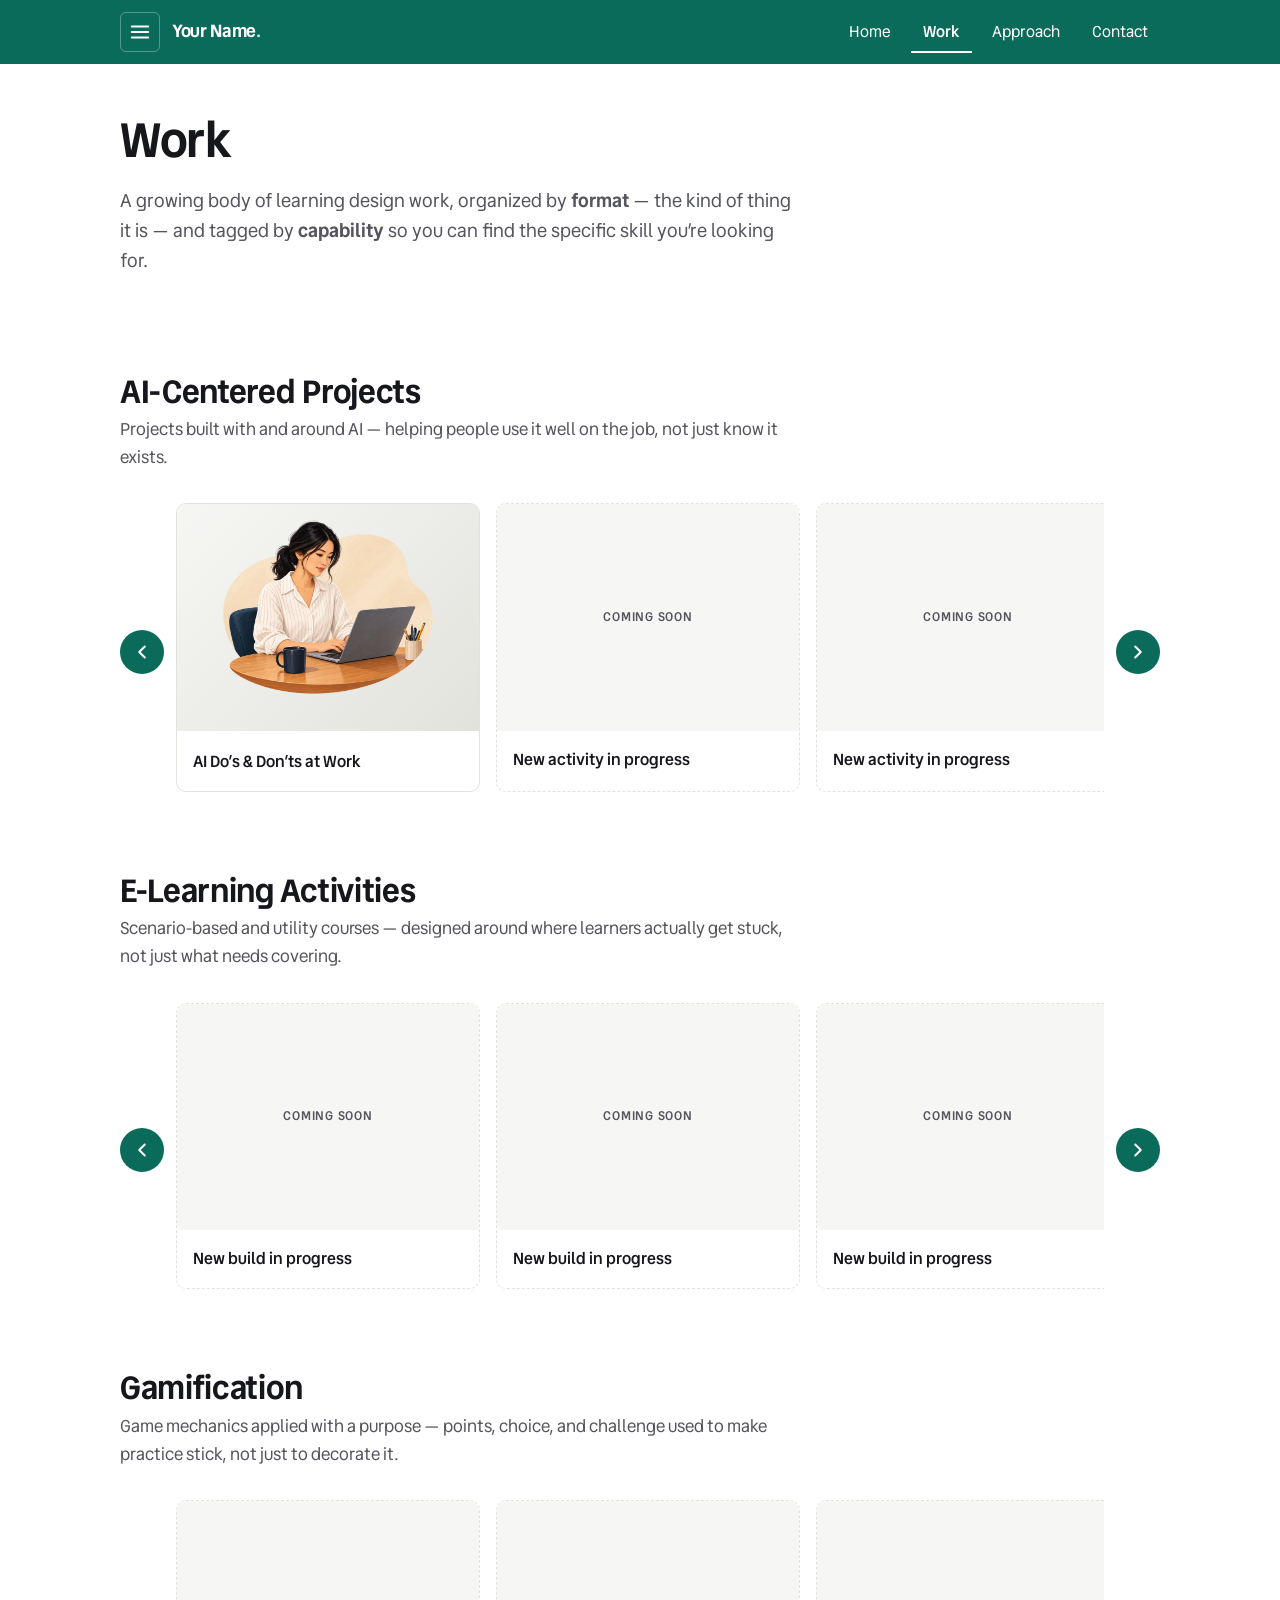
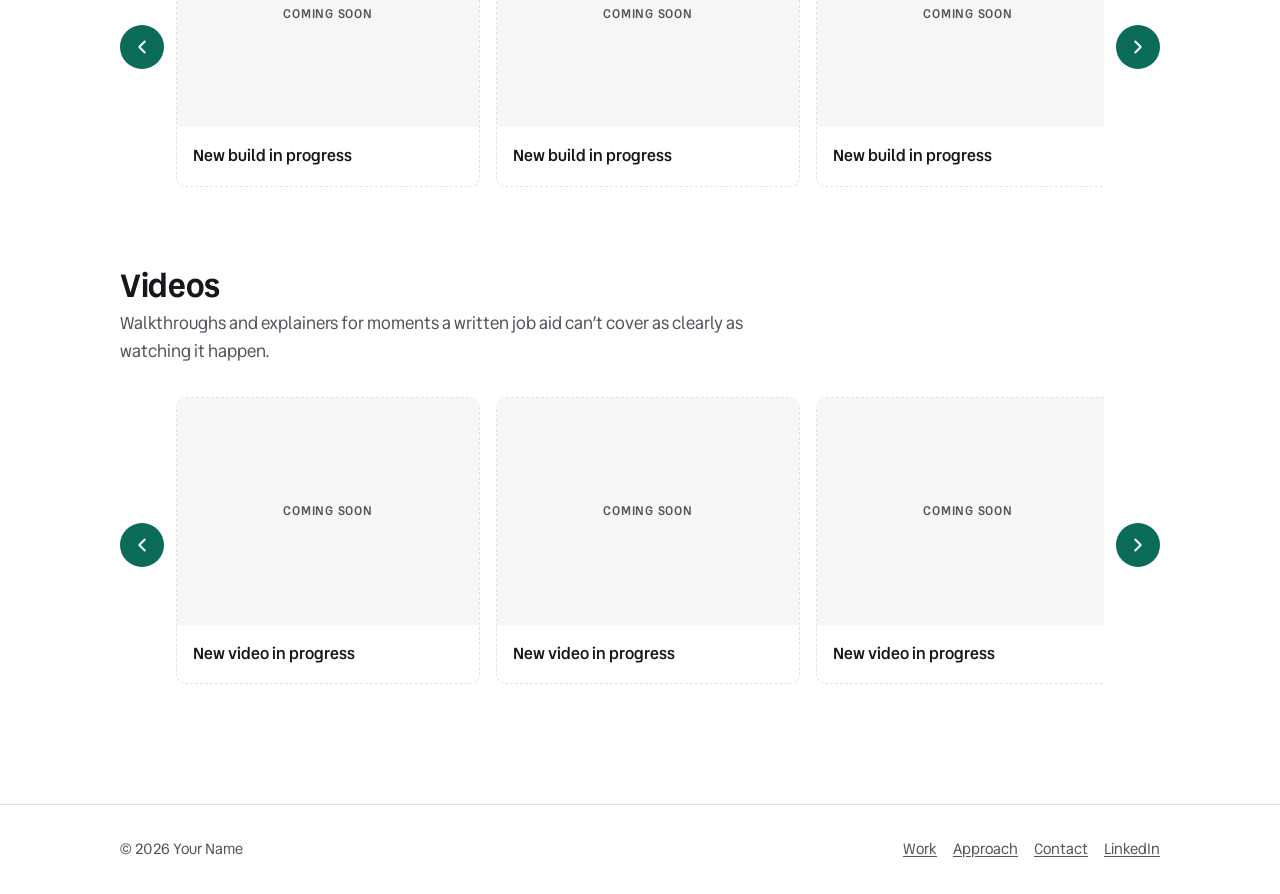
<file: work.html>
<!DOCTYPE html>
<html lang="en">
<head>
  <meta charset="utf-8">
  <meta name="viewport" content="width=device-width, initial-scale=1">
  <title>Work — Your Name</title>
  <meta name="description" content="Selected AI-centered, eLearning, gamification, and video work — organized by format, filterable by capability.">
  <link rel="icon" href="assets/favicon.svg" type="image/svg+xml">
  <link rel="canonical" href="https://mcroney531-ctrl.github.io/Portfolio/work.html">
  <link rel="stylesheet" href="assets/css/styles.css">
</head>
<body>
  <a class="skip-link" href="#main">Skip to content</a>

  <!-- ===== SHARED NAV — keep this block identical across all pages ===== -->
  <header class="site-header">
    <div class="container site-header__inner">
      <div class="site-header__left">
        <button class="menu-toggle" type="button" aria-controls="site-sidebar" aria-expanded="false" hidden>
          <svg width="22" height="22" viewBox="0 0 24 24" aria-hidden="true" focusable="false"><path d="M3 6h18M3 12h18M3 18h18" fill="none" stroke="currentColor" stroke-width="2" stroke-linecap="round"/></svg>
          <span class="visually-hidden">Open menu</span>
        </button>
        <a class="brand" href="index.html">Your&nbsp;Name<span class="brand__mark">.</span></a>
      </div>
      <nav class="site-nav" aria-label="Primary">
        <ul>
          <li><a href="index.html">Home</a></li>
          <li><a href="work.html" aria-current="page">Work</a></li>
          <li><a href="approach.html">Approach</a></li>
          <li><a href="contact.html">Contact</a></li>
        </ul>
      </nav>
    </div>
  </header>
  <!-- ===== /SHARED NAV ===== -->

  <!-- ===== SECONDARY SIDEBAR (off-canvas) — mechanism only for now.
       Add links inside .sidebar__nav when ready. Identical on every page. -->
  <div class="sidebar-overlay" data-sidebar-overlay hidden></div>
  <aside class="sidebar" id="site-sidebar" aria-label="Secondary navigation" aria-hidden="true">
    <div class="sidebar__head">
      <p class="sidebar__title">Menu</p>
      <button class="sidebar__close" type="button" data-sidebar-close>
        <span aria-hidden="true">&times;</span>
        <span class="visually-hidden">Close menu</span>
      </button>
    </div>
    <nav class="sidebar__nav" aria-label="Secondary">
      <!-- Add secondary links here later, e.g.:
      <ul>
        <li><a href="work.html">Work</a></li>
      </ul>
      -->
      <p class="sidebar__placeholder">More to come.</p>
    </nav>
  </aside>
  <!-- ===== /SECONDARY SIDEBAR ===== -->

  <main id="main">
    <section class="section--tight">
      <div class="container">
        <h1>Work</h1>
        <p class="lede">
          A growing body of learning design work, organized by
          <strong>format</strong> &mdash; the kind of thing it is &mdash; and
          tagged by <strong>capability</strong> so you can find the specific
          skill you&rsquo;re looking for.
        </p>
      </div>
    </section>

    <!-- ===== WORK SHELVES =====
         Each shelf is one FORMAT (the section spine). Its short description
         sits under the heading; projects are horizontal thumbnail cards you
         scroll with the arrows (or swipe/trackpad). CAPABILITY tags live in
         each card's hover overlay — that's the second axis.

         TO ADD A PROJECT: copy the commented REAL PROJECT TEMPLATE inside a
         shelf's track, point its link at projects/<slug>/, add a thumbnail
         image, and set the title + capability tags. Delete a placeholder tile
         as you add a real one.
         TO ADD A SHELF: copy a whole <section class="work-shelf"> block and
         give its heading (and the arrows' aria-labels) a new format name + id.
         The arrows are progressive enhancement: they ship hidden, and site.js
         reveals them only when a shelf is wide enough to scroll. -->

    <section class="section--tight work-shelf" aria-labelledby="shelf-ai-fluency">
      <div class="container">
        <h2 id="shelf-ai-fluency" class="work-shelf__title">AI-Centered Projects</h2>
        <p class="work-shelf__desc">
          Projects built with and around AI &mdash; helping people use it
          well on the job, not just know it exists.
        </p>

        <div class="carousel" data-carousel>
          <button class="carousel__arrow" type="button" data-carousel-prev
                  aria-label="Scroll AI-Centered Projects left" hidden>
            <svg width="22" height="22" viewBox="0 0 24 24" aria-hidden="true" focusable="false"><path d="M15 6l-6 6 6 6" fill="none" stroke="currentColor" stroke-width="2.2" stroke-linecap="round" stroke-linejoin="round"/></svg>
          </button>

          <ul class="carousel__track" data-carousel-track tabindex="0"
              aria-label="AI-Centered Projects">

            <!-- REAL PROJECT TEMPLATE — copy, uncomment, and fill in:
            <li class="thumb">
              <a class="thumb__link" href="projects/example-slug/">
                <span class="thumb__media">
                  <img src="projects/example-slug/thumb.jpg" alt="Project title thumbnail">
                  <span class="thumb__overlay">
                    <ul class="thumb__tags">
                      <li class="thumb__tag">Scenario design</li>
                      <li class="thumb__tag">Accessibility</li>
                    </ul>
                  </span>
                </span>
                <span class="thumb__body"><span class="thumb__title">Project title</span></span>
              </a>
            </li>
            -->

            <li class="thumb">
              <a class="thumb__link" href="projects/ai-dos-and-donts-at-work/">
                <span class="thumb__media thumb__media--contain">
                  <img src="projects/ai-dos-and-donts-at-work/assets/thumb.webp" alt="Illustration of a person working at a laptop with coffee, representing the AI Do's & Don'ts at Work module">
                  <span class="thumb__overlay">
                    <ul class="thumb__tags">
                      <li class="thumb__tag">Scenario design</li>
                      <li class="thumb__tag">Feedback design</li>
                      <li class="thumb__tag">Design systems</li>
                    </ul>
                  </span>
                </span>
                <span class="thumb__body"><span class="thumb__title">AI Do&rsquo;s &amp; Don&rsquo;ts at Work</span></span>
              </a>
            </li>
            <li class="thumb thumb--placeholder">
              <div class="thumb__inner">
                <div class="thumb__media"><span class="thumb__badge">Coming soon</span></div>
                <div class="thumb__body"><p class="thumb__title">New activity in progress</p></div>
              </div>
            </li>
            <li class="thumb thumb--placeholder">
              <div class="thumb__inner">
                <div class="thumb__media"><span class="thumb__badge">Coming soon</span></div>
                <div class="thumb__body"><p class="thumb__title">New activity in progress</p></div>
              </div>
            </li>
          </ul>

          <button class="carousel__arrow" type="button" data-carousel-next
                  aria-label="Scroll AI-Centered Projects right" hidden>
            <svg width="22" height="22" viewBox="0 0 24 24" aria-hidden="true" focusable="false"><path d="M9 6l6 6-6 6" fill="none" stroke="currentColor" stroke-width="2.2" stroke-linecap="round" stroke-linejoin="round"/></svg>
          </button>
        </div>
      </div>
    </section>

    <section class="section--tight work-shelf" aria-labelledby="shelf-elearning">
      <div class="container">
        <h2 id="shelf-elearning" class="work-shelf__title">E-Learning Activities</h2>
        <p class="work-shelf__desc">
          Scenario-based and utility courses &mdash; designed around where
          learners actually get stuck, not just what needs covering.
        </p>

        <div class="carousel" data-carousel>
          <button class="carousel__arrow" type="button" data-carousel-prev
                  aria-label="Scroll E-Learning Activities left" hidden>
            <svg width="22" height="22" viewBox="0 0 24 24" aria-hidden="true" focusable="false"><path d="M15 6l-6 6 6 6" fill="none" stroke="currentColor" stroke-width="2.2" stroke-linecap="round" stroke-linejoin="round"/></svg>
          </button>

          <ul class="carousel__track" data-carousel-track tabindex="0"
              aria-label="E-Learning Activities projects">
            <li class="thumb thumb--placeholder">
              <div class="thumb__inner">
                <div class="thumb__media"><span class="thumb__badge">Coming soon</span></div>
                <div class="thumb__body"><p class="thumb__title">New build in progress</p></div>
              </div>
            </li>
            <li class="thumb thumb--placeholder">
              <div class="thumb__inner">
                <div class="thumb__media"><span class="thumb__badge">Coming soon</span></div>
                <div class="thumb__body"><p class="thumb__title">New build in progress</p></div>
              </div>
            </li>
            <li class="thumb thumb--placeholder">
              <div class="thumb__inner">
                <div class="thumb__media"><span class="thumb__badge">Coming soon</span></div>
                <div class="thumb__body"><p class="thumb__title">New build in progress</p></div>
              </div>
            </li>
          </ul>

          <button class="carousel__arrow" type="button" data-carousel-next
                  aria-label="Scroll E-Learning Activities right" hidden>
            <svg width="22" height="22" viewBox="0 0 24 24" aria-hidden="true" focusable="false"><path d="M9 6l6 6-6 6" fill="none" stroke="currentColor" stroke-width="2.2" stroke-linecap="round" stroke-linejoin="round"/></svg>
          </button>
        </div>
      </div>
    </section>

    <section class="section--tight work-shelf" aria-labelledby="shelf-gamification">
      <div class="container">
        <h2 id="shelf-gamification" class="work-shelf__title">Gamification</h2>
        <p class="work-shelf__desc">
          Game mechanics applied with a purpose &mdash; points, choice, and
          challenge used to make practice stick, not just to decorate it.
        </p>

        <div class="carousel" data-carousel>
          <button class="carousel__arrow" type="button" data-carousel-prev
                  aria-label="Scroll Gamification left" hidden>
            <svg width="22" height="22" viewBox="0 0 24 24" aria-hidden="true" focusable="false"><path d="M15 6l-6 6 6 6" fill="none" stroke="currentColor" stroke-width="2.2" stroke-linecap="round" stroke-linejoin="round"/></svg>
          </button>

          <ul class="carousel__track" data-carousel-track tabindex="0"
              aria-label="Gamification projects">
            <li class="thumb thumb--placeholder">
              <div class="thumb__inner">
                <div class="thumb__media"><span class="thumb__badge">Coming soon</span></div>
                <div class="thumb__body"><p class="thumb__title">New build in progress</p></div>
              </div>
            </li>
            <li class="thumb thumb--placeholder">
              <div class="thumb__inner">
                <div class="thumb__media"><span class="thumb__badge">Coming soon</span></div>
                <div class="thumb__body"><p class="thumb__title">New build in progress</p></div>
              </div>
            </li>
            <li class="thumb thumb--placeholder">
              <div class="thumb__inner">
                <div class="thumb__media"><span class="thumb__badge">Coming soon</span></div>
                <div class="thumb__body"><p class="thumb__title">New build in progress</p></div>
              </div>
            </li>
          </ul>

          <button class="carousel__arrow" type="button" data-carousel-next
                  aria-label="Scroll Gamification right" hidden>
            <svg width="22" height="22" viewBox="0 0 24 24" aria-hidden="true" focusable="false"><path d="M9 6l6 6-6 6" fill="none" stroke="currentColor" stroke-width="2.2" stroke-linecap="round" stroke-linejoin="round"/></svg>
          </button>
        </div>
      </div>
    </section>

    <section class="section--tight work-shelf" aria-labelledby="shelf-videos">
      <div class="container">
        <h2 id="shelf-videos" class="work-shelf__title">Videos</h2>
        <p class="work-shelf__desc">
          Walkthroughs and explainers for moments a written job aid
          can&rsquo;t cover as clearly as watching it happen.
        </p>

        <div class="carousel" data-carousel>
          <button class="carousel__arrow" type="button" data-carousel-prev
                  aria-label="Scroll Videos left" hidden>
            <svg width="22" height="22" viewBox="0 0 24 24" aria-hidden="true" focusable="false"><path d="M15 6l-6 6 6 6" fill="none" stroke="currentColor" stroke-width="2.2" stroke-linecap="round" stroke-linejoin="round"/></svg>
          </button>

          <ul class="carousel__track" data-carousel-track tabindex="0"
              aria-label="Videos projects">
            <li class="thumb thumb--placeholder">
              <div class="thumb__inner">
                <div class="thumb__media"><span class="thumb__badge">Coming soon</span></div>
                <div class="thumb__body"><p class="thumb__title">New video in progress</p></div>
              </div>
            </li>
            <li class="thumb thumb--placeholder">
              <div class="thumb__inner">
                <div class="thumb__media"><span class="thumb__badge">Coming soon</span></div>
                <div class="thumb__body"><p class="thumb__title">New video in progress</p></div>
              </div>
            </li>
            <li class="thumb thumb--placeholder">
              <div class="thumb__inner">
                <div class="thumb__media"><span class="thumb__badge">Coming soon</span></div>
                <div class="thumb__body"><p class="thumb__title">New video in progress</p></div>
              </div>
            </li>
          </ul>

          <button class="carousel__arrow" type="button" data-carousel-next
                  aria-label="Scroll Videos right" hidden>
            <svg width="22" height="22" viewBox="0 0 24 24" aria-hidden="true" focusable="false"><path d="M9 6l6 6-6 6" fill="none" stroke="currentColor" stroke-width="2.2" stroke-linecap="round" stroke-linejoin="round"/></svg>
          </button>
        </div>
      </div>
    </section>
    <!-- ===== /WORK SHELVES ===== -->
  </main>

  <!-- ===== SHARED FOOTER — keep identical across pages ===== -->
  <footer class="site-footer">
    <div class="container site-footer__inner">
      <p style="margin:0;">&copy; <span id="year">2026</span> Your Name</p>
      <ul>
        <li><a href="work.html">Work</a></li>
        <li><a href="approach.html">Approach</a></li>
        <li><a href="contact.html">Contact</a></li>
        <li><a href="#" rel="me">LinkedIn</a></li>
      </ul>
    </div>
  </footer>
  <!-- ===== /SHARED FOOTER ===== -->

  <script src="assets/js/site.js" defer></script>
</body>
</html>
</file>
<file: assets/css/styles.css>
/* ==========================================================================
   Portfolio — base stylesheet
   Design goals: calm, legible, accessible (WCAG AA), zero build step.
   Everything is driven by custom properties so the look can evolve without
   touching markup. Light + dark themes via prefers-color-scheme.
   ========================================================================== */

/* ---- Web font: Vend Sans (self-hosted) ----------------------------------
   Variable weight 400–700, SIL Open Font License. See assets/fonts/OFL.txt.
   font-display: swap → text shows immediately in the fallback and re-renders
   when Vend Sans loads, so there's never invisible text. */
@font-face {
  font-family: 'Vend Sans';
  font-style: normal;
  font-weight: 400 700;
  font-display: swap;
  src: url('../fonts/vend-sans-latin.woff2') format('woff2');
  unicode-range: U+0000-00FF, U+0131, U+0152-0153, U+02BB-02BC, U+02C6, U+02DA,
    U+02DC, U+0304, U+0308, U+0329, U+2000-206F, U+20AC, U+2122, U+2191, U+2193,
    U+2212, U+2215, U+FEFF, U+FFFD;
}
@font-face {
  font-family: 'Vend Sans';
  font-style: normal;
  font-weight: 400 700;
  font-display: swap;
  src: url('../fonts/vend-sans-latin-ext.woff2') format('woff2');
  unicode-range: U+0100-02BA, U+02BD-02C5, U+02C7-02CC, U+02CE-02D7, U+02DD-02FF,
    U+0304, U+0308, U+0329, U+1D00-1DBF, U+1E00-1E9F, U+1EF2-1EFF, U+2020,
    U+20A0-20AB, U+20AD-20C0, U+2113, U+2C60-2C7F, U+A720-A7FF;
}

/* ---- Design tokens ------------------------------------------------------- */
:root {
  /* Color — light theme */
  --bg:        #ffffff;
  --bg-subtle: #f6f6f4;
  --surface:   #ffffff;
  --border:    #e2e2dd;
  --ink:       #16161d;   /* body text  ~15:1 on --bg */
  --muted:     #55555f;   /* secondary  ~7:1  on --bg */
  --accent:    #0b6b5b;   /* links      ~6.4:1 on --bg (AA) */
  --accent-strong: #084c41;
  --accent-contrast: #ffffff; /* text on accent fills */
  --focus:     #0b6b5b;

  /* Header banner — kept deep green in both themes for brand consistency.
     White on #0b6b5b measures ~6.4:1 (WCAG AA). */
  --header-bg:      #0b6b5b;
  --header-ink:     #ffffff;
  --header-ink-dim: rgba(255, 255, 255, 0.78);
  --header-hover:   rgba(255, 255, 255, 0.15);
  --header-border:  rgba(255, 255, 255, 0.30);

  /* Type */
  --font-sans: "Vend Sans", -apple-system, BlinkMacSystemFont, "Segoe UI", Roboto,
               Helvetica, Arial, sans-serif;
  --font-serif: Georgia, "Times New Roman", serif;

  /* Spacing scale */
  --space-1: 0.25rem;
  --space-2: 0.5rem;
  --space-3: 0.75rem;
  --space-4: 1rem;
  --space-5: 1.5rem;
  --space-6: 2rem;
  --space-7: 3rem;
  --space-8: 4.5rem;
  --space-9: 7rem;

  --measure: 42rem;       /* comfortable reading width */
  --container: 68rem;
  --radius: 10px;
  --radius-sm: 6px;
}

@media (prefers-color-scheme: dark) {
  :root {
    --bg:        #121317;
    --bg-subtle: #1a1c21;
    --surface:   #1a1c21;
    --border:    #2b2e35;
    --ink:       #e8e8ea;
    --muted:     #a6a6b0;
    --accent:    #55d6bd;   /* light teal — high contrast on dark bg */
    --accent-strong: #7ee2cf;
    --accent-contrast: #10221d;
    --focus:     #55d6bd;
  }
}

/* ---- Reset / base -------------------------------------------------------- */
*, *::before, *::after { box-sizing: border-box; }

html { -webkit-text-size-adjust: 100%; scroll-behavior: smooth; }

@media (prefers-reduced-motion: reduce) {
  html { scroll-behavior: auto; }
  *, *::before, *::after {
    animation-duration: 0.01ms !important;
    animation-iteration-count: 1 !important;
    transition-duration: 0.01ms !important;
  }
}

body {
  margin: 0;
  background: var(--bg);
  color: var(--ink);
  font-family: var(--font-sans);
  font-size: 1.0625rem;
  line-height: 1.65;
  -webkit-font-smoothing: antialiased;
  text-rendering: optimizeLegibility;
}

h1, h2, h3 { line-height: 1.2; font-weight: 700; letter-spacing: -0.01em; }
h1 { font-size: clamp(2rem, 5vw, 3rem); margin: 0 0 var(--space-4); }
h2 { font-size: clamp(1.5rem, 3.5vw, 2rem); margin: 0 0 var(--space-4); }
h3 { font-size: 1.25rem; margin: 0 0 var(--space-2); }

p { margin: 0 0 var(--space-4); max-width: var(--measure); }

a { color: var(--accent); text-underline-offset: 0.15em; }
a:hover { color: var(--accent-strong); }

img { max-width: 100%; height: auto; display: block; }

ul, ol { padding-left: 1.25rem; }

/* ---- Focus + accessibility helpers -------------------------------------- */
:focus-visible {
  outline: 3px solid var(--focus);
  outline-offset: 2px;
  border-radius: 3px;
}

.visually-hidden {
  position: absolute !important;
  width: 1px; height: 1px;
  padding: 0; margin: -1px;
  overflow: hidden; clip: rect(0 0 0 0);
  white-space: nowrap; border: 0;
}

.skip-link {
  position: absolute;
  left: var(--space-4);
  top: -3rem;
  background: var(--accent);
  color: var(--accent-contrast);
  padding: var(--space-2) var(--space-4);
  border-radius: var(--radius-sm);
  z-index: 100;
  transition: top 0.15s ease;
}
.skip-link:focus { top: var(--space-4); color: var(--accent-contrast); }

/* ---- Layout -------------------------------------------------------------- */
.container {
  width: 100%;
  max-width: var(--container);
  margin-inline: auto;
  padding-inline: var(--space-5);
}

.section { padding-block: var(--space-8); }
.section--tight { padding-block: var(--space-7); }

/* ---- Header / nav (green banner) ---------------------------------------- */
.site-header {
  background: var(--header-bg);
  color: var(--header-ink);
  position: sticky;
  top: 0;
  z-index: 50;
}
.site-header__inner {
  display: flex;
  align-items: center;
  justify-content: space-between;
  gap: var(--space-4);
  min-height: 4rem;
}
.site-header__left {
  display: flex;
  align-items: center;
  gap: var(--space-3);
}
.brand {
  font-weight: 700;
  font-size: 1.1rem;
  letter-spacing: -0.02em;
  color: var(--header-ink);
  text-decoration: none;
}
.brand:hover { color: var(--header-ink); }
.brand__mark { color: var(--header-ink-dim); }

/* Sidebar toggle — hidden until JS enables it (no dead button without JS) */
.menu-toggle {
  display: inline-flex;
  align-items: center;
  justify-content: center;
  width: 2.5rem;
  height: 2.5rem;
  padding: 0;
  color: var(--header-ink);
  background: transparent;
  border: 1px solid var(--header-border);
  border-radius: var(--radius-sm);
  cursor: pointer;
}
.menu-toggle:hover { background: var(--header-hover); }
.menu-toggle[hidden] { display: none; }

.site-nav ul {
  list-style: none;
  display: flex;
  gap: var(--space-2);
  margin: 0;
  padding: 0;
  flex-wrap: wrap;
}
.site-nav a {
  display: inline-block;
  padding: var(--space-2) var(--space-3);
  border-radius: var(--radius-sm);
  color: var(--header-ink);
  text-decoration: none;
  font-size: 0.975rem;
}
.site-nav a:hover { background: var(--header-hover); color: var(--header-ink); }
.site-nav a[aria-current="page"] {
  color: var(--header-ink);
  font-weight: 600;
  box-shadow: inset 0 -2px 0 var(--header-ink);
  border-radius: 0;
}

/* ---- Off-canvas secondary sidebar --------------------------------------- */
.sidebar {
  position: fixed;
  top: 0;
  left: 0;
  bottom: 0;
  width: min(20rem, 84vw);
  padding: var(--space-5);
  background: var(--header-bg);
  color: var(--header-ink);
  border-right: 1px solid var(--header-border);
  z-index: 70;
  overflow-y: auto;
  transform: translateX(-100%);
  transition: transform 0.22s ease;
}
.sidebar.is-open { transform: translateX(0); }

.sidebar__head {
  display: flex;
  align-items: center;
  justify-content: space-between;
  gap: var(--space-3);
  margin-bottom: var(--space-5);
}
.sidebar__title { margin: 0; font-weight: 700; color: var(--header-ink); }
.sidebar__close {
  display: inline-flex;
  align-items: center;
  justify-content: center;
  width: 2.25rem;
  height: 2.25rem;
  font-size: 1.6rem;
  line-height: 1;
  color: var(--header-ink);
  background: transparent;
  border: none;
  border-radius: var(--radius-sm);
  cursor: pointer;
}
.sidebar__close:hover { background: var(--header-hover); }
.sidebar__placeholder { color: var(--header-ink-dim); font-size: 0.95rem; margin: 0; }
.sidebar__nav ul {
  list-style: none;
  padding: 0;
  margin: 0;
  display: flex;
  flex-direction: column;
  gap: var(--space-1);
}
.sidebar__nav a {
  display: block;
  padding: var(--space-2) var(--space-3);
  border-radius: var(--radius-sm);
  color: var(--header-ink);
  text-decoration: none;
}
.sidebar__nav a:hover { background: var(--header-hover); }

.sidebar-overlay {
  position: fixed;
  inset: 0;
  background: rgba(0, 0, 0, 0.45);
  z-index: 60;
  opacity: 0;
  transition: opacity 0.22s ease;
}
.sidebar-overlay.is-open { opacity: 1; }

@media (prefers-reduced-motion: reduce) {
  .sidebar, .sidebar-overlay { transition: none; }
}

/* ---- Hero ---------------------------------------------------------------- */
.hero { padding-block: var(--space-9) var(--space-8); }
.hero__eyebrow {
  text-transform: uppercase;
  letter-spacing: 0.12em;
  font-size: 0.8rem;
  font-weight: 600;
  color: var(--muted);
  margin: 0 0 var(--space-4);
}
.hero__lede {
  font-size: clamp(1.15rem, 2.2vw, 1.4rem);
  color: var(--muted);
  max-width: var(--measure);
}

/* ---- Buttons ------------------------------------------------------------- */
.btn {
  display: inline-flex;
  align-items: center;
  gap: var(--space-2);
  font: inherit;
  font-weight: 600;
  cursor: pointer;
  border-radius: var(--radius-sm);
  padding: var(--space-3) var(--space-5);
  text-decoration: none;
  border: 1px solid transparent;
  transition: background 0.15s ease, border-color 0.15s ease;
}
.btn--primary { background: var(--accent); color: var(--accent-contrast); }
.btn--primary:hover { background: var(--accent-strong); color: var(--accent-contrast); }
.btn--ghost { border-color: var(--border); color: var(--ink); background: transparent; }
.btn--ghost:hover { background: var(--bg-subtle); color: var(--ink); }

.btn-row { display: flex; flex-wrap: wrap; gap: var(--space-3); margin-top: var(--space-6); }

/* ---- Generic prose block ------------------------------------------------- */
.prose { max-width: var(--measure); }
.prose h2 { margin-top: var(--space-7); }
.prose h2:first-child { margin-top: 0; }

/* ---- Work: filter bar + grid -------------------------------------------- */
.work-controls {
  display: flex;
  flex-wrap: wrap;
  align-items: center;
  gap: var(--space-2);
  margin-bottom: var(--space-6);
}
.work-controls__label { font-weight: 600; margin-right: var(--space-2); }
.filter-btn {
  font: inherit;
  font-size: 0.925rem;
  cursor: pointer;
  padding: var(--space-2) var(--space-3);
  border: 1px solid var(--border);
  border-radius: 999px;
  background: var(--surface);
  color: var(--ink);
}
.filter-btn:hover { border-color: var(--accent); }
.filter-btn[aria-pressed="true"] {
  background: var(--accent);
  color: var(--accent-contrast);
  border-color: var(--accent);
}

.format-group { margin-bottom: var(--space-7); }
.format-group__title {
  border-bottom: 1px solid var(--border);
  padding-bottom: var(--space-2);
  margin-bottom: var(--space-5);
}

.card-grid {
  display: grid;
  grid-template-columns: repeat(auto-fill, minmax(16rem, 1fr));
  gap: var(--space-5);
}
.project-card {
  border: 1px solid var(--border);
  border-radius: var(--radius);
  padding: var(--space-5);
  background: var(--surface);
  display: flex;
  flex-direction: column;
  gap: var(--space-3);
}
.project-card h3 { margin: 0; }
.project-card p { margin: 0; color: var(--muted); font-size: 0.975rem; }
.tag-list { display: flex; flex-wrap: wrap; gap: var(--space-2); margin-top: auto; padding: 0; list-style: none; }
.tag {
  font-size: 0.78rem;
  padding: 0.15rem var(--space-2);
  border-radius: 999px;
  background: var(--bg-subtle);
  color: var(--muted);
  border: 1px solid var(--border);
}

/* Honest empty state */
.empty-state {
  border: 1px dashed var(--border);
  border-radius: var(--radius);
  padding: var(--space-7);
  background: var(--bg-subtle);
  text-align: left;
  max-width: var(--measure);
}
.empty-state h2 { margin-top: 0; }

/* ---- Work: shelf carousels ---------------------------------------------- */
.work-shelf { padding-block: var(--space-6); }
.work-shelf__title { margin-bottom: var(--space-1); }
.work-shelf__desc { color: var(--muted); margin: 0 0 var(--space-5); max-width: var(--measure); }

.carousel { display: flex; align-items: stretch; gap: var(--space-3); }

.carousel__track {
  flex: 1 1 auto;
  min-width: 0;
  display: flex;
  gap: var(--space-4);
  margin: 0;
  padding: var(--space-2) var(--space-1) var(--space-4);
  list-style: none;
  overflow-x: auto;
  scroll-snap-type: x mandatory;
  scroll-behavior: smooth;
  scrollbar-width: thin;
}
@media (prefers-reduced-motion: reduce) {
  .carousel__track { scroll-behavior: auto; }
}
.carousel__track:focus-visible { outline: 3px solid var(--focus); outline-offset: 2px; border-radius: var(--radius); }

.carousel__arrow {
  flex: 0 0 auto;
  align-self: center;
  display: inline-flex;
  align-items: center;
  justify-content: center;
  width: 2.75rem;
  height: 2.75rem;
  border-radius: 999px;
  color: var(--accent-contrast);
  background: var(--accent);
  border: none;
  cursor: pointer;
  transition: background 0.15s ease, opacity 0.15s ease;
}
.carousel__arrow:hover { background: var(--accent-strong); }
.carousel__arrow[hidden] { display: none; }
.carousel__arrow:disabled { opacity: 0.3; cursor: default; }

/* Thumbnail cards */
.thumb {
  flex: 0 0 auto;
  width: min(19rem, 76vw);
  scroll-snap-align: start;
}
.thumb__link,
.thumb__inner {
  display: flex;
  flex-direction: column;
  height: 100%;
  border: 1px solid var(--border);
  border-radius: var(--radius);
  overflow: hidden;
  background: var(--surface);
  color: var(--ink);
  text-decoration: none;
}
.thumb__media {
  position: relative;
  aspect-ratio: 4 / 3;
  display: flex;
  align-items: center;
  justify-content: center;
  background: linear-gradient(135deg, var(--bg-subtle), var(--border));
  overflow: hidden;
}
.thumb__media img {
  width: 100%; height: 100%;
  object-fit: cover;
  transition: transform 0.28s ease;
}
/* For illustrations/artwork with their own negative space (as opposed to a
   screenshot meant to fill the frame edge-to-edge): shrink to fit inside the
   frame instead of cropping into it. The media background shows as a border. */
.thumb__media--contain { padding: var(--space-4); }
.thumb__media--contain img { object-fit: contain; }
.thumb__overlay {
  position: absolute;
  inset: 0;
  display: flex;
  flex-direction: column;
  justify-content: flex-end;
  gap: var(--space-2);
  padding: var(--space-4);
  color: #fff;
  background: linear-gradient(to top, rgba(8, 76, 65, 0.9), rgba(8, 76, 65, 0) 70%);
  opacity: 0;
  transition: opacity 0.2s ease;
}
.thumb__overlay p { margin: 0; max-width: none; }
.thumb__body { padding: var(--space-4); }
.thumb__title { margin: 0; font-weight: 600; font-size: 1rem; }
.thumb__tags {
  display: flex; flex-wrap: wrap; gap: var(--space-2);
  margin: var(--space-2) 0 0; padding: 0; list-style: none;
}
.thumb__tag {
  font-size: 0.75rem;
  padding: 0.1rem var(--space-2);
  border-radius: 999px;
  background: rgba(255, 255, 255, 0.16);
  border: 1px solid rgba(255, 255, 255, 0.28);
  color: #fff;
}

/* Hover / keyboard-focus reveal */
.thumb__link:hover .thumb__media img,
.thumb__link:focus-visible .thumb__media img { transform: scale(1.05); }
.thumb__link:hover .thumb__overlay,
.thumb__link:focus-visible .thumb__overlay { opacity: 1; }
.thumb__link:focus-visible { outline: 3px solid var(--focus); outline-offset: 2px; }

/* Placeholder tiles (no real project yet) */
.thumb--placeholder .thumb__inner { border-style: dashed; }
.thumb--placeholder .thumb__media { background: var(--bg-subtle); }
.thumb__badge {
  font-size: 0.78rem; font-weight: 600;
  letter-spacing: 0.06em; text-transform: uppercase;
  color: var(--muted);
}

@media (max-width: 40rem) {
  /* On phones the track scrolls by swipe; arrows would crowd it out. */
  .carousel__arrow { display: none; }
}

/* ---- Cards row (home) ---------------------------------------------------- */
.feature-grid {
  display: grid;
  grid-template-columns: repeat(auto-fit, minmax(15rem, 1fr));
  gap: var(--space-5);
  margin-top: var(--space-6);
}
.feature {
  border-top: 3px solid var(--accent);
  padding-top: var(--space-4);
}
.feature h3 { margin-bottom: var(--space-2); }
.feature p { color: var(--muted); font-size: 0.975rem; margin: 0; }

/* ---- Forms --------------------------------------------------------------- */
.form { max-width: var(--measure); }
.field { margin-bottom: var(--space-5); }
.field label { display: block; font-weight: 600; margin-bottom: var(--space-2); }
.field .hint { font-weight: 400; color: var(--muted); font-size: 0.9rem; }
.field input,
.field textarea {
  width: 100%;
  font: inherit;
  color: var(--ink);
  background: var(--surface);
  border: 1px solid var(--border);
  border-radius: var(--radius-sm);
  padding: var(--space-3);
}
.field input:focus-visible,
.field textarea:focus-visible { border-color: var(--accent); }
.field textarea { min-height: 8rem; resize: vertical; }
.required-mark { color: var(--accent-strong); }

/* ---- Footer -------------------------------------------------------------- */
.site-footer {
  border-top: 1px solid var(--border);
  margin-top: var(--space-8);
  padding-block: var(--space-6);
  color: var(--muted);
  font-size: 0.925rem;
}
.site-footer__inner {
  display: flex;
  flex-wrap: wrap;
  gap: var(--space-4);
  justify-content: space-between;
  align-items: center;
}
.site-footer a { color: var(--muted); text-decoration: underline; }
.site-footer a:hover { color: var(--ink); }
.site-footer ul { display: flex; gap: var(--space-4); list-style: none; margin: 0; padding: 0; }

/* ---- Utilities ----------------------------------------------------------- */
.lede { font-size: 1.15rem; color: var(--muted); }
.stack > * + * { margin-top: var(--space-4); }
</file>
